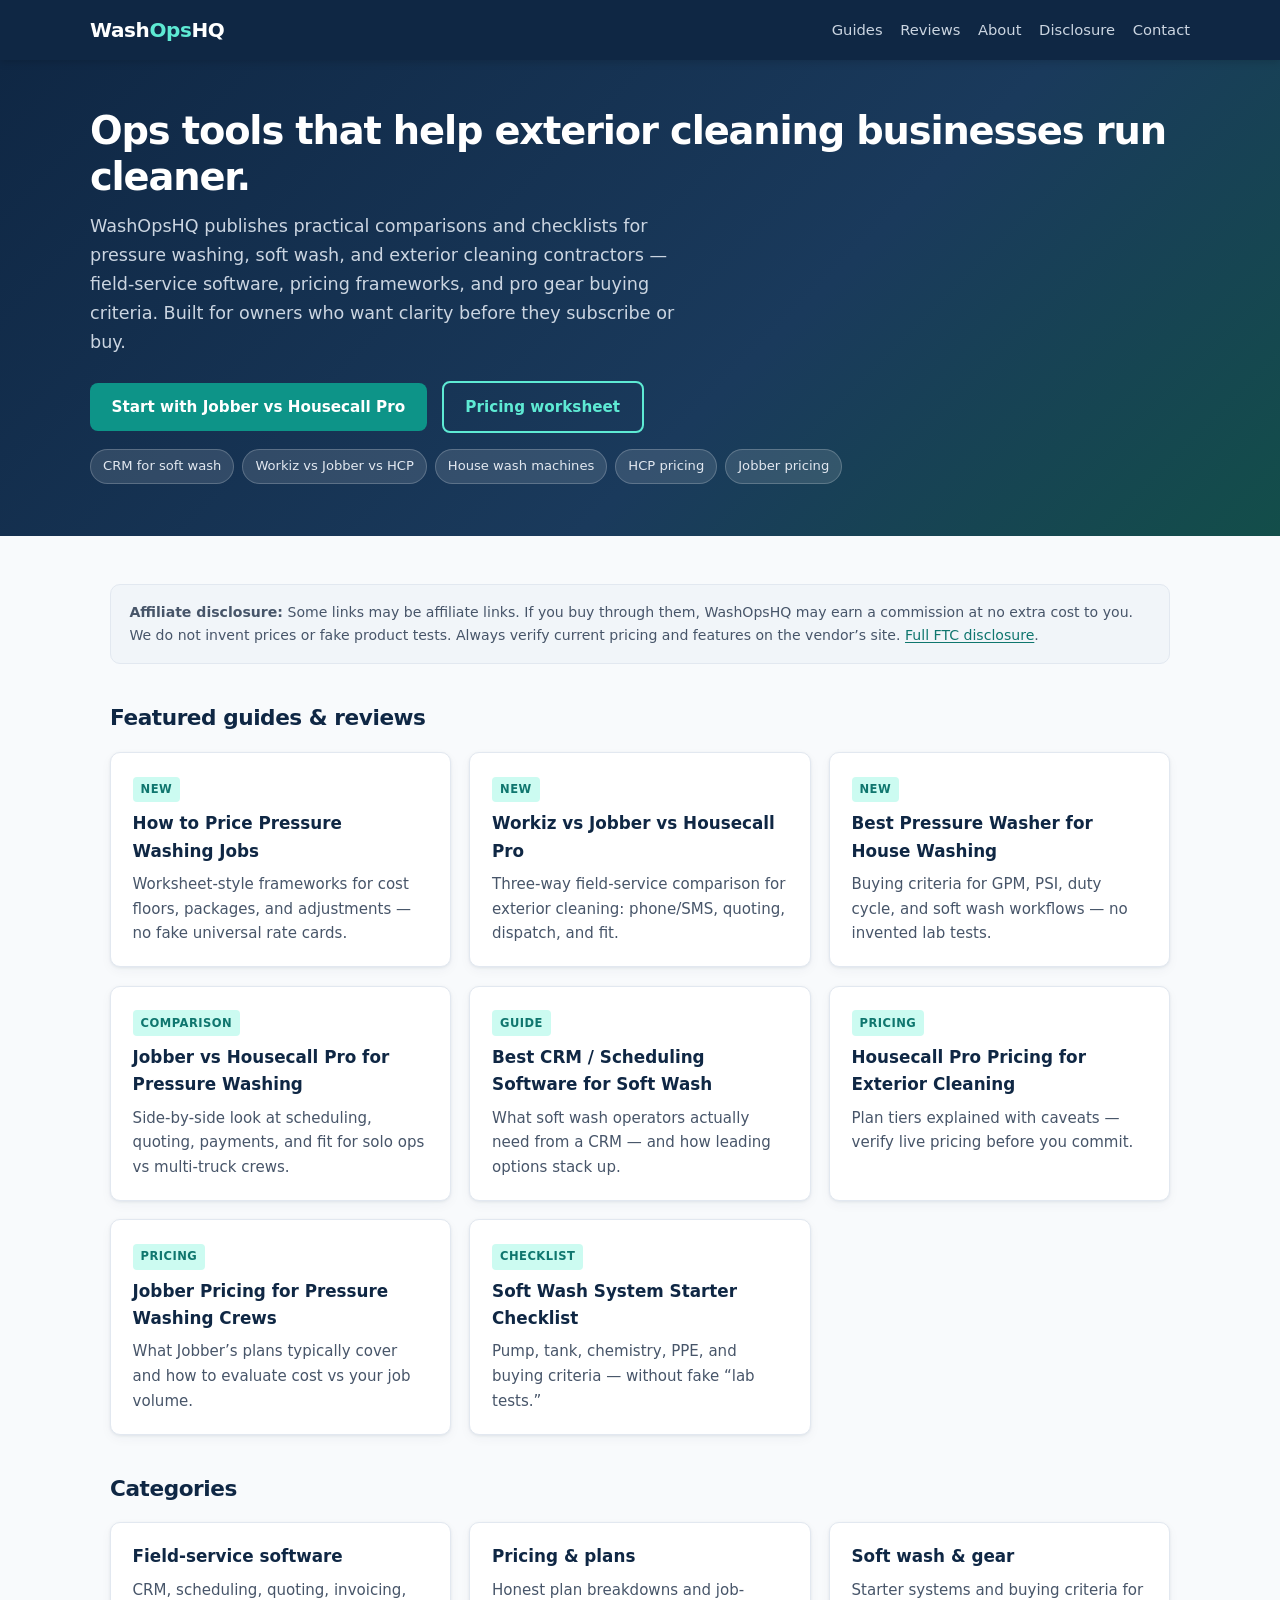
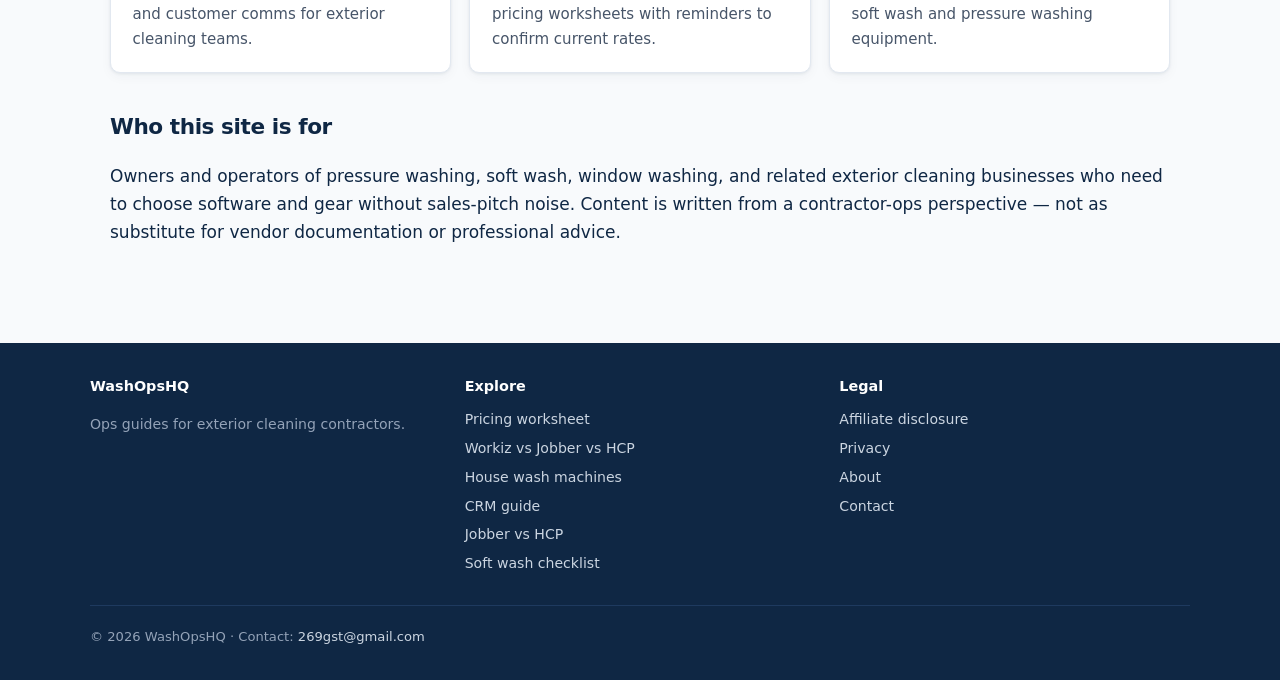
<file: index.html>
<!DOCTYPE html>
<html lang="en">
<head>
  <meta charset="UTF-8">
  <meta name="viewport" content="width=device-width, initial-scale=1">
  <title>WashOpsHQ — Ops Guides for Exterior Cleaning Contractors</title>
  <meta name="description" content="Practical software and gear guides for pressure washing, soft wash, and exterior cleaning contractors. Compare CRM tools, pricing frameworks, and starter systems — no fluff.">
  <link rel="canonical" href="https://269gst-dot.github.io/washopshq/">
  <link rel="stylesheet" href="css/styles.css">
  <script type="application/ld+json">
  {
    "@context": "https://schema.org",
    "@graph": [
      {
        "@type": "WebSite",
        "@id": "https://269gst-dot.github.io/washopshq/#website",
        "url": "https://269gst-dot.github.io/washopshq/",
        "name": "WashOpsHQ",
        "description": "Practical software and gear guides for pressure washing, soft wash, and exterior cleaning contractors.",
        "publisher": {"@id": "https://269gst-dot.github.io/washopshq/#organization"}
      },
      {
        "@type": "Organization",
        "@id": "https://269gst-dot.github.io/washopshq/#organization",
        "name": "WashOpsHQ",
        "url": "https://269gst-dot.github.io/washopshq/",
        "email": "269gst@gmail.com",
        "description": "Independent ops guides for exterior cleaning contractors — software comparisons, pricing frameworks, and gear checklists."
      }
    ]
  }
  </script>
</head>
<body>
  <header class="site-header">
    <div class="header-inner">
      <a class="logo" href="index.html">Wash<span>Ops</span>HQ</a>
      <nav class="nav" aria-label="Main">
        <a href="guides/best-crm-soft-wash.html">Guides</a>
        <a href="reviews/jobber-vs-housecall-pro-pressure-washing.html">Reviews</a>
        <a href="about.html">About</a>
        <a href="disclosure.html">Disclosure</a>
        <a href="contact.html">Contact</a>
      </nav>
    </div>
  </header>

  <section class="hero">
    <div class="hero-inner">
      <h1>Ops tools that help exterior cleaning businesses run cleaner.</h1>
      <p>WashOpsHQ publishes practical comparisons and checklists for pressure washing, soft wash, and exterior cleaning contractors — field-service software, pricing frameworks, and pro gear buying criteria. Built for owners who want clarity before they subscribe or buy.</p>
      <a class="btn" href="reviews/jobber-vs-housecall-pro-pressure-washing.html">Start with Jobber vs Housecall Pro</a>
      <a class="btn btn-outline" href="guides/how-to-price-pressure-washing-jobs.html">Pricing worksheet</a>
      <div class="chips">
        <a class="chip" href="guides/best-crm-soft-wash.html">CRM for soft wash</a>
        <a class="chip" href="reviews/workiz-vs-jobber-vs-housecall-pro.html">Workiz vs Jobber vs HCP</a>
        <a class="chip" href="guides/best-pressure-washer-for-house-washing.html">House wash machines</a>
        <a class="chip" href="reviews/housecall-pro-pricing-exterior-cleaning.html">HCP pricing</a>
        <a class="chip" href="reviews/jobber-pricing-pressure-washing.html">Jobber pricing</a>
      </div>
    </div>
  </section>

  <main class="wrap wide">
    <div class="disclosure-box">
      <strong>Affiliate disclosure:</strong> Some links may be affiliate links. If you buy through them, WashOpsHQ may earn a commission at no extra cost to you.
      We do not invent prices or fake product tests. Always verify current pricing and features on the vendor’s site.
      <a href="disclosure.html">Full FTC disclosure</a>.
    </div>

    <h2 class="section-title">Featured guides &amp; reviews</h2>
    <div class="grid">
      <article class="card">
        <span class="badge">New</span>
        <h3><a href="guides/how-to-price-pressure-washing-jobs.html">How to Price Pressure Washing Jobs</a></h3>
        <p>Worksheet-style frameworks for cost floors, packages, and adjustments — no fake universal rate cards.</p>
      </article>
      <article class="card">
        <span class="badge">New</span>
        <h3><a href="reviews/workiz-vs-jobber-vs-housecall-pro.html">Workiz vs Jobber vs Housecall Pro</a></h3>
        <p>Three-way field-service comparison for exterior cleaning: phone/SMS, quoting, dispatch, and fit.</p>
      </article>
      <article class="card">
        <span class="badge">New</span>
        <h3><a href="guides/best-pressure-washer-for-house-washing.html">Best Pressure Washer for House Washing</a></h3>
        <p>Buying criteria for GPM, PSI, duty cycle, and soft wash workflows — no invented lab tests.</p>
      </article>
      <article class="card">
        <span class="badge">Comparison</span>
        <h3><a href="reviews/jobber-vs-housecall-pro-pressure-washing.html">Jobber vs Housecall Pro for Pressure Washing</a></h3>
        <p>Side-by-side look at scheduling, quoting, payments, and fit for solo ops vs multi-truck crews.</p>
      </article>
      <article class="card">
        <span class="badge">Guide</span>
        <h3><a href="guides/best-crm-soft-wash.html">Best CRM / Scheduling Software for Soft Wash</a></h3>
        <p>What soft wash operators actually need from a CRM — and how leading options stack up.</p>
      </article>
      <article class="card">
        <span class="badge">Pricing</span>
        <h3><a href="reviews/housecall-pro-pricing-exterior-cleaning.html">Housecall Pro Pricing for Exterior Cleaning</a></h3>
        <p>Plan tiers explained with caveats — verify live pricing before you commit.</p>
      </article>
      <article class="card">
        <span class="badge">Pricing</span>
        <h3><a href="reviews/jobber-pricing-pressure-washing.html">Jobber Pricing for Pressure Washing Crews</a></h3>
        <p>What Jobber’s plans typically cover and how to evaluate cost vs your job volume.</p>
      </article>
      <article class="card">
        <span class="badge">Checklist</span>
        <h3><a href="guides/soft-wash-system-starter-checklist.html">Soft Wash System Starter Checklist</a></h3>
        <p>Pump, tank, chemistry, PPE, and buying criteria — without fake “lab tests.”</p>
      </article>
    </div>

    <h2 class="section-title">Categories</h2>
    <div class="grid">
      <div class="card">
        <h3>Field-service software</h3>
        <p>CRM, scheduling, quoting, invoicing, and customer comms for exterior cleaning teams.</p>
      </div>
      <div class="card">
        <h3>Pricing &amp; plans</h3>
        <p>Honest plan breakdowns and job-pricing worksheets with reminders to confirm current rates.</p>
      </div>
      <div class="card">
        <h3>Soft wash &amp; gear</h3>
        <p>Starter systems and buying criteria for soft wash and pressure washing equipment.</p>
      </div>
    </div>

    <h2 class="section-title">Who this site is for</h2>
    <p>Owners and operators of pressure washing, soft wash, window washing, and related exterior cleaning businesses who need to choose software and gear without sales-pitch noise. Content is written from a contractor-ops perspective — not as substitute for vendor documentation or professional advice.</p>
  </main>

  <footer class="site-footer">
    <div class="footer-inner">
      <div>
        <h4>WashOpsHQ</h4>
        <p>Ops guides for exterior cleaning contractors.</p>
      </div>
      <div>
        <h4>Explore</h4>
        <ul>
          <li><a href="guides/how-to-price-pressure-washing-jobs.html">Pricing worksheet</a></li>
          <li><a href="reviews/workiz-vs-jobber-vs-housecall-pro.html">Workiz vs Jobber vs HCP</a></li>
          <li><a href="guides/best-pressure-washer-for-house-washing.html">House wash machines</a></li>
          <li><a href="guides/best-crm-soft-wash.html">CRM guide</a></li>
          <li><a href="reviews/jobber-vs-housecall-pro-pressure-washing.html">Jobber vs HCP</a></li>
          <li><a href="guides/soft-wash-system-starter-checklist.html">Soft wash checklist</a></li>
        </ul>
      </div>
      <div>
        <h4>Legal</h4>
        <ul>
          <li><a href="disclosure.html">Affiliate disclosure</a></li>
          <li><a href="privacy.html">Privacy</a></li>
          <li><a href="about.html">About</a></li>
          <li><a href="contact.html">Contact</a></li>
        </ul>
      </div>
    </div>
    <div class="footer-bottom">
      &copy; 2026 WashOpsHQ · Contact: <a href="mailto:269gst@gmail.com">269gst@gmail.com</a>
    </div>
  </footer>
</body>
</html>
</file>
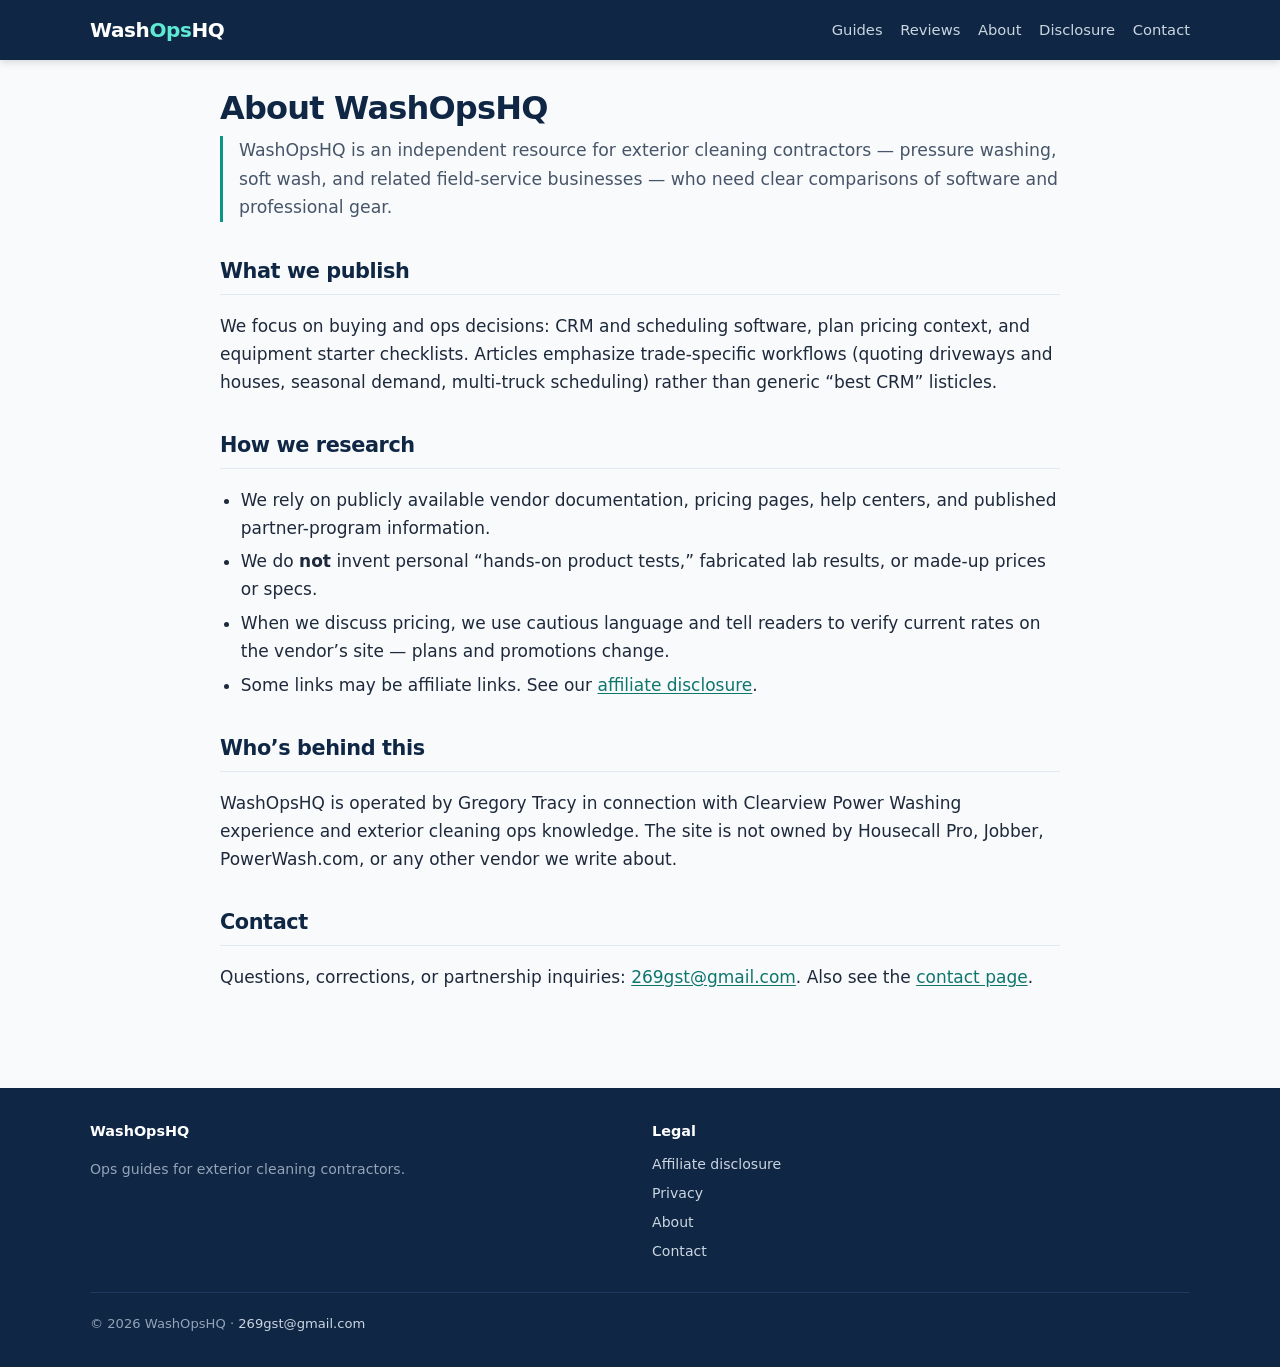
<file: about.html>
<!DOCTYPE html>
<html lang="en">
<head>
  <meta charset="UTF-8">
  <meta name="viewport" content="width=device-width, initial-scale=1">
  <title>About WashOpsHQ — Exterior Cleaning Ops Guides</title>
  <meta name="description" content="WashOpsHQ publishes practical software and gear guides for pressure washing and soft wash contractors. Learn who we are and how we research.">
  <link rel="canonical" href="https://269gst-dot.github.io/washopshq/about.html">
  <link rel="stylesheet" href="css/styles.css">
</head>
<body>
  <header class="site-header">
    <div class="header-inner">
      <a class="logo" href="index.html">Wash<span>Ops</span>HQ</a>
      <nav class="nav" aria-label="Main">
        <a href="guides/best-crm-soft-wash.html">Guides</a>
        <a href="reviews/jobber-vs-housecall-pro-pressure-washing.html">Reviews</a>
        <a href="about.html">About</a>
        <a href="disclosure.html">Disclosure</a>
        <a href="contact.html">Contact</a>
      </nav>
    </div>
  </header>
  <main class="wrap">
    <article>
      <h1>About WashOpsHQ</h1>
      <p class="lede">WashOpsHQ is an independent resource for exterior cleaning contractors — pressure washing, soft wash, and related field-service businesses — who need clear comparisons of software and professional gear.</p>

      <h2>What we publish</h2>
      <p>We focus on buying and ops decisions: CRM and scheduling software, plan pricing context, and equipment starter checklists. Articles emphasize trade-specific workflows (quoting driveways and houses, seasonal demand, multi-truck scheduling) rather than generic “best CRM” listicles.</p>

      <h2>How we research</h2>
      <ul>
        <li>We rely on publicly available vendor documentation, pricing pages, help centers, and published partner-program information.</li>
        <li>We do <strong>not</strong> invent personal “hands-on product tests,” fabricated lab results, or made-up prices or specs.</li>
        <li>When we discuss pricing, we use cautious language and tell readers to verify current rates on the vendor’s site — plans and promotions change.</li>
        <li>Some links may be affiliate links. See our <a href="disclosure.html">affiliate disclosure</a>.</li>
      </ul>

      <h2>Who’s behind this</h2>
      <p>WashOpsHQ is operated by Gregory Tracy in connection with Clearview Power Washing experience and exterior cleaning ops knowledge. The site is not owned by Housecall Pro, Jobber, PowerWash.com, or any other vendor we write about.</p>

      <h2>Contact</h2>
      <p>Questions, corrections, or partnership inquiries: <a href="mailto:269gst@gmail.com">269gst@gmail.com</a>. Also see the <a href="contact.html">contact page</a>.</p>
    </article>
  </main>
  <footer class="site-footer">
    <div class="footer-inner">
      <div><h4>WashOpsHQ</h4><p>Ops guides for exterior cleaning contractors.</p></div>
      <div><h4>Legal</h4>
        <ul>
          <li><a href="disclosure.html">Affiliate disclosure</a></li>
          <li><a href="privacy.html">Privacy</a></li>
          <li><a href="about.html">About</a></li>
          <li><a href="contact.html">Contact</a></li>
        </ul>
      </div>
    </div>
    <div class="footer-bottom">&copy; 2026 WashOpsHQ · <a href="mailto:269gst@gmail.com">269gst@gmail.com</a></div>
  </footer>
</body>
</html>
</file>
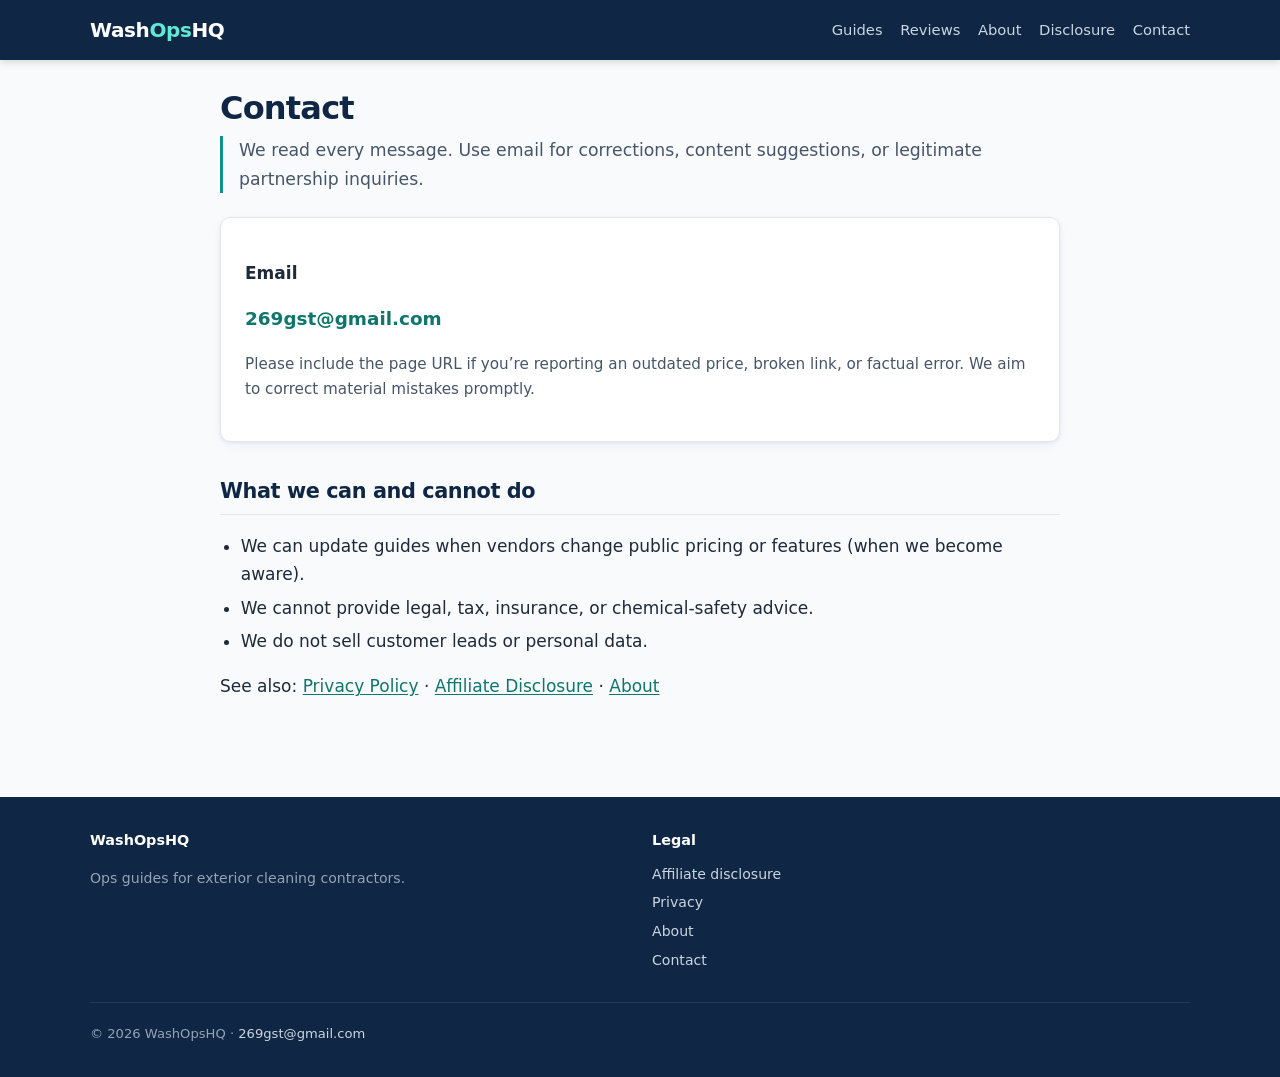
<file: contact.html>
<!DOCTYPE html>
<html lang="en">
<head>
  <meta charset="UTF-8">
  <meta name="viewport" content="width=device-width, initial-scale=1">
  <title>Contact WashOpsHQ</title>
  <meta name="description" content="Contact WashOpsHQ at 269gst@gmail.com for corrections, questions, or partnership inquiries.">
  <link rel="canonical" href="https://269gst-dot.github.io/washopshq/contact.html">
  <link rel="stylesheet" href="css/styles.css">
</head>
<body>
  <header class="site-header">
    <div class="header-inner">
      <a class="logo" href="index.html">Wash<span>Ops</span>HQ</a>
      <nav class="nav" aria-label="Main">
        <a href="guides/best-crm-soft-wash.html">Guides</a>
        <a href="reviews/jobber-vs-housecall-pro-pressure-washing.html">Reviews</a>
        <a href="about.html">About</a>
        <a href="disclosure.html">Disclosure</a>
        <a href="contact.html">Contact</a>
      </nav>
    </div>
  </header>
  <main class="wrap">
    <article>
      <h1>Contact</h1>
      <p class="lede">We read every message. Use email for corrections, content suggestions, or legitimate partnership inquiries.</p>
      <div class="contact-card">
        <p><strong>Email</strong></p>
        <p><a class="email" href="mailto:269gst@gmail.com">269gst@gmail.com</a></p>
        <p style="color:var(--slate);font-size:0.95rem;margin-top:1rem;">Please include the page URL if you’re reporting an outdated price, broken link, or factual error. We aim to correct material mistakes promptly.</p>
      </div>
      <h2>What we can and cannot do</h2>
      <ul>
        <li>We can update guides when vendors change public pricing or features (when we become aware).</li>
        <li>We cannot provide legal, tax, insurance, or chemical-safety advice.</li>
        <li>We do not sell customer leads or personal data.</li>
      </ul>
      <p>See also: <a href="privacy.html">Privacy Policy</a> · <a href="disclosure.html">Affiliate Disclosure</a> · <a href="about.html">About</a></p>
    </article>
  </main>
  <footer class="site-footer">
    <div class="footer-inner">
      <div><h4>WashOpsHQ</h4><p>Ops guides for exterior cleaning contractors.</p></div>
      <div><h4>Legal</h4>
        <ul>
          <li><a href="disclosure.html">Affiliate disclosure</a></li>
          <li><a href="privacy.html">Privacy</a></li>
          <li><a href="about.html">About</a></li>
          <li><a href="contact.html">Contact</a></li>
        </ul>
      </div>
    </div>
    <div class="footer-bottom">&copy; 2026 WashOpsHQ · <a href="mailto:269gst@gmail.com">269gst@gmail.com</a></div>
  </footer>
</body>
</html>
</file>
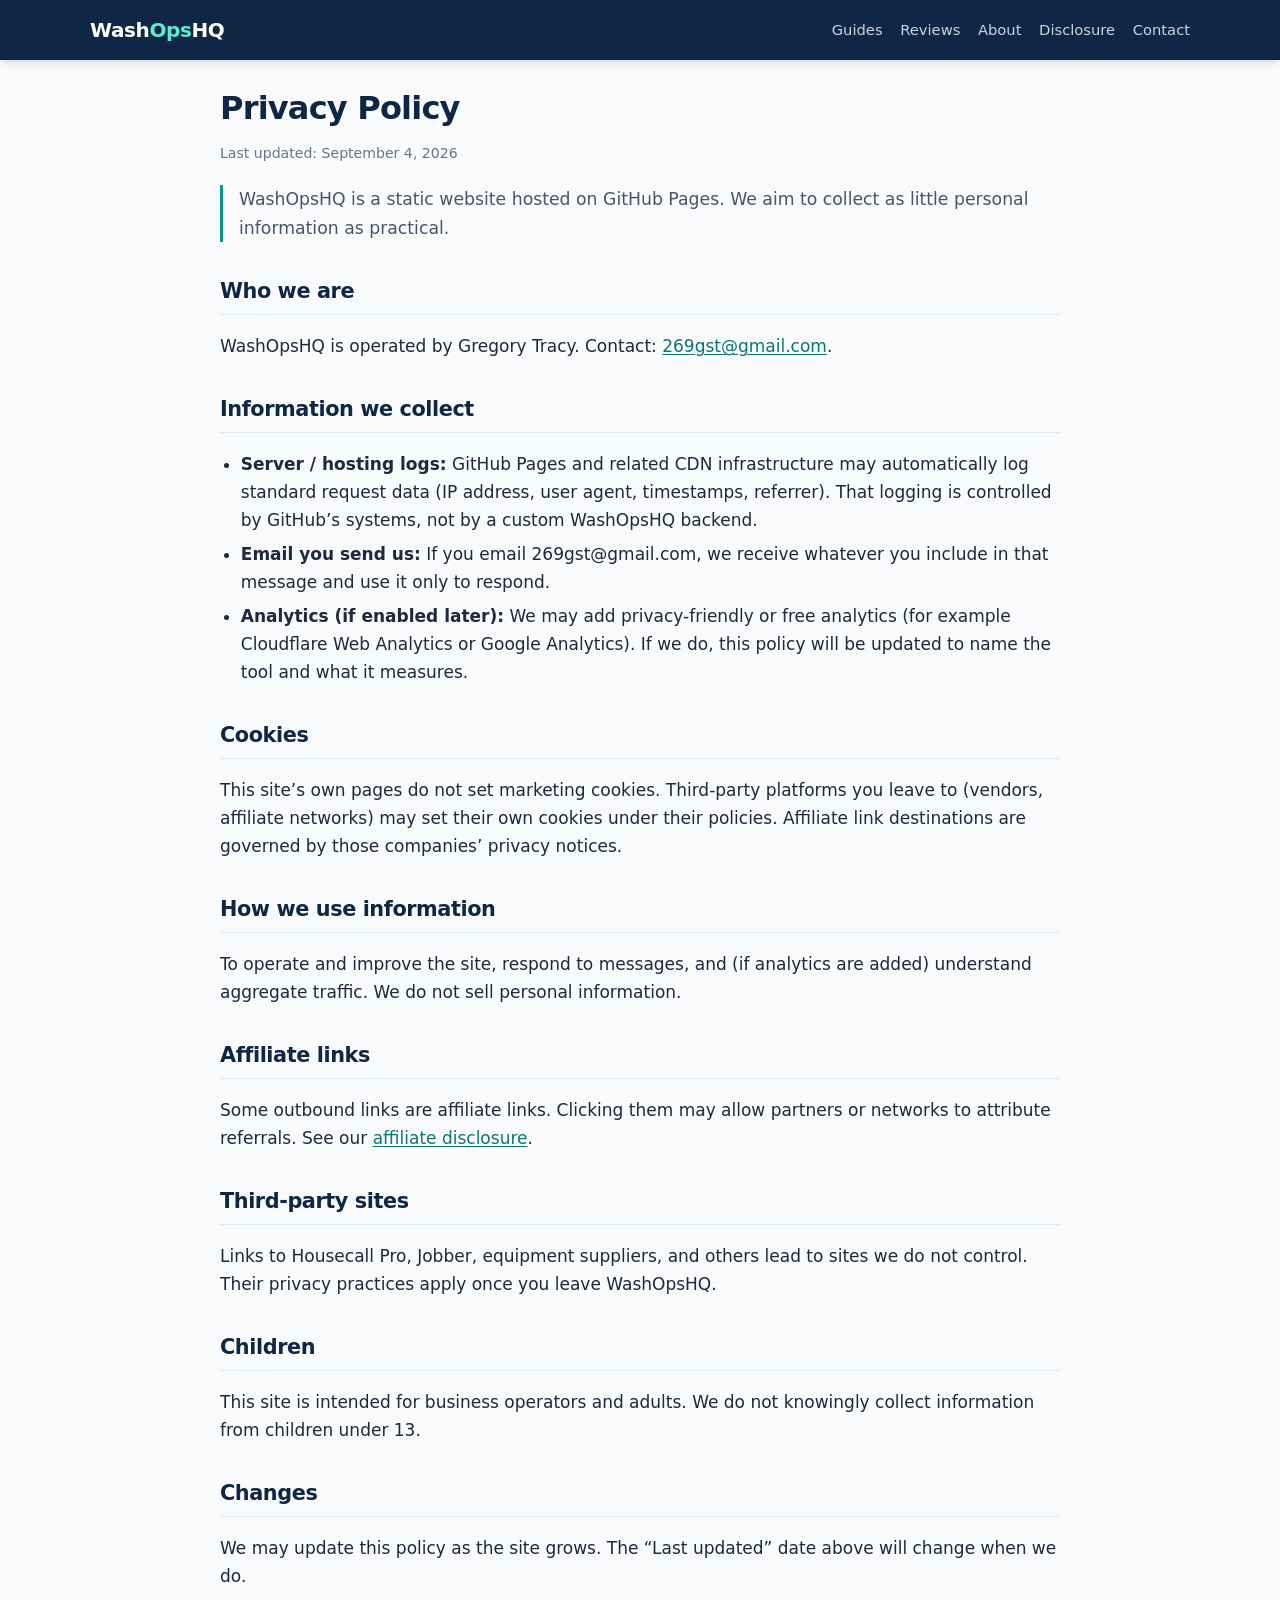
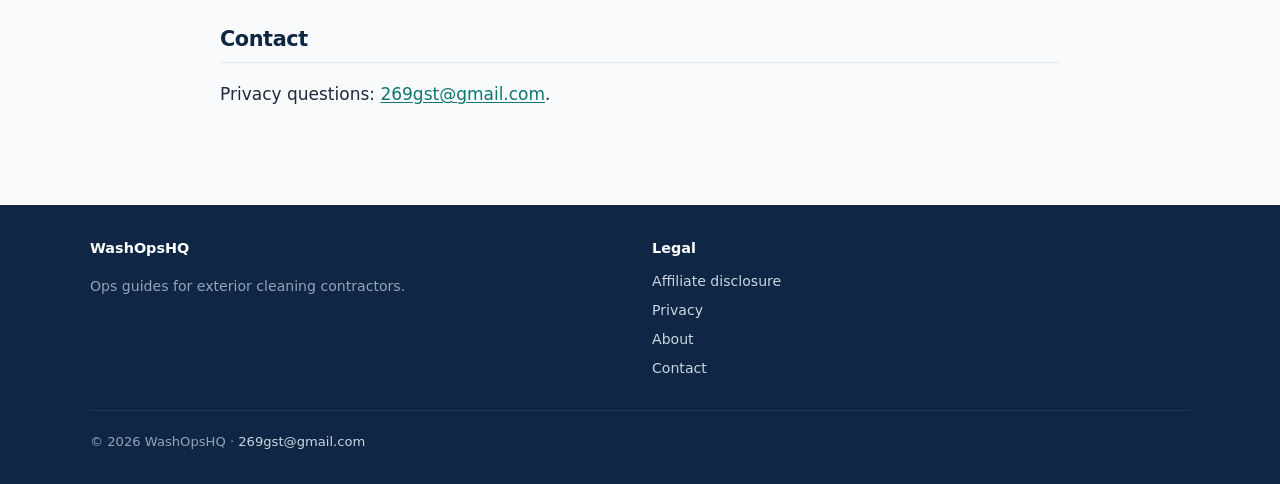
<file: privacy.html>
<!DOCTYPE html>
<html lang="en">
<head>
  <meta charset="UTF-8">
  <meta name="viewport" content="width=device-width, initial-scale=1">
  <title>Privacy Policy — WashOpsHQ</title>
  <meta name="description" content="WashOpsHQ privacy policy: what data we collect on this static GitHub Pages site and how we handle it.">
  <link rel="canonical" href="https://269gst-dot.github.io/washopshq/privacy.html">
  <link rel="stylesheet" href="css/styles.css">
</head>
<body>
  <header class="site-header">
    <div class="header-inner">
      <a class="logo" href="index.html">Wash<span>Ops</span>HQ</a>
      <nav class="nav" aria-label="Main">
        <a href="guides/best-crm-soft-wash.html">Guides</a>
        <a href="reviews/jobber-vs-housecall-pro-pressure-washing.html">Reviews</a>
        <a href="about.html">About</a>
        <a href="disclosure.html">Disclosure</a>
        <a href="contact.html">Contact</a>
      </nav>
    </div>
  </header>
  <main class="wrap">
    <article>
      <h1>Privacy Policy</h1>
      <p class="meta">Last updated: September 4, 2026</p>
      <p class="lede">WashOpsHQ is a static website hosted on GitHub Pages. We aim to collect as little personal information as practical.</p>

      <h2>Who we are</h2>
      <p>WashOpsHQ is operated by Gregory Tracy. Contact: <a href="mailto:269gst@gmail.com">269gst@gmail.com</a>.</p>

      <h2>Information we collect</h2>
      <ul>
        <li><strong>Server / hosting logs:</strong> GitHub Pages and related CDN infrastructure may automatically log standard request data (IP address, user agent, timestamps, referrer). That logging is controlled by GitHub’s systems, not by a custom WashOpsHQ backend.</li>
        <li><strong>Email you send us:</strong> If you email 269gst@gmail.com, we receive whatever you include in that message and use it only to respond.</li>
        <li><strong>Analytics (if enabled later):</strong> We may add privacy-friendly or free analytics (for example Cloudflare Web Analytics or Google Analytics). If we do, this policy will be updated to name the tool and what it measures.</li>
      </ul>

      <h2>Cookies</h2>
      <p>This site’s own pages do not set marketing cookies. Third-party platforms you leave to (vendors, affiliate networks) may set their own cookies under their policies. Affiliate link destinations are governed by those companies’ privacy notices.</p>

      <h2>How we use information</h2>
      <p>To operate and improve the site, respond to messages, and (if analytics are added) understand aggregate traffic. We do not sell personal information.</p>

      <h2>Affiliate links</h2>
      <p>Some outbound links are affiliate links. Clicking them may allow partners or networks to attribute referrals. See our <a href="disclosure.html">affiliate disclosure</a>.</p>

      <h2>Third-party sites</h2>
      <p>Links to Housecall Pro, Jobber, equipment suppliers, and others lead to sites we do not control. Their privacy practices apply once you leave WashOpsHQ.</p>

      <h2>Children</h2>
      <p>This site is intended for business operators and adults. We do not knowingly collect information from children under 13.</p>

      <h2>Changes</h2>
      <p>We may update this policy as the site grows. The “Last updated” date above will change when we do.</p>

      <h2>Contact</h2>
      <p>Privacy questions: <a href="mailto:269gst@gmail.com">269gst@gmail.com</a>.</p>
    </article>
  </main>
  <footer class="site-footer">
    <div class="footer-inner">
      <div><h4>WashOpsHQ</h4><p>Ops guides for exterior cleaning contractors.</p></div>
      <div><h4>Legal</h4>
        <ul>
          <li><a href="disclosure.html">Affiliate disclosure</a></li>
          <li><a href="privacy.html">Privacy</a></li>
          <li><a href="about.html">About</a></li>
          <li><a href="contact.html">Contact</a></li>
        </ul>
      </div>
    </div>
    <div class="footer-bottom">&copy; 2026 WashOpsHQ · <a href="mailto:269gst@gmail.com">269gst@gmail.com</a></div>
  </footer>
</body>
</html>
</file>
<file: css/styles.css>
/* WashOpsHQ — clean professional styles */
:root {
  --navy: #0f2744;
  --navy-mid: #1a3a5c;
  --teal: #0d9488;
  --teal-dark: #0f766e;
  --teal-light: #ccfbf1;
  --slate: #475569;
  --slate-light: #64748b;
  --bg: #f8fafc;
  --card: #ffffff;
  --border: #e2e8f0;
  --warn-bg: #fffbeb;
  --warn-border: #f59e0b;
  --radius: 10px;
  --shadow: 0 1px 3px rgba(15,39,68,.08), 0 4px 12px rgba(15,39,68,.04);
  --max: 880px;
  --font: system-ui, -apple-system, "Segoe UI", Roboto, "Helvetica Neue", Arial, sans-serif;
}
*, *::before, *::after { box-sizing: border-box; }
html { scroll-behavior: smooth; }
body {
  margin: 0;
  font-family: var(--font);
  font-size: 17px;
  line-height: 1.65;
  color: var(--navy);
  background: var(--bg);
}
a { color: var(--teal-dark); text-decoration: underline; text-underline-offset: 2px; }
a:hover { color: var(--teal); }
img { max-width: 100%; height: auto; }

/* Header */
.site-header {
  background: var(--navy);
  color: #fff;
  padding: 0.85rem 1.25rem;
  position: sticky;
  top: 0;
  z-index: 100;
  box-shadow: 0 2px 8px rgba(0,0,0,.15);
}
.header-inner {
  max-width: 1100px;
  margin: 0 auto;
  display: flex;
  align-items: center;
  justify-content: space-between;
  gap: 1rem;
  flex-wrap: wrap;
}
.logo {
  font-weight: 700;
  font-size: 1.25rem;
  color: #fff;
  text-decoration: none;
  letter-spacing: -0.02em;
}
.logo span { color: #5eead4; }
.nav { display: flex; gap: 1.1rem; flex-wrap: wrap; align-items: center; }
.nav a {
  color: #cbd5e1;
  text-decoration: none;
  font-size: 0.92rem;
  font-weight: 500;
}
.nav a:hover { color: #fff; }

/* Layout */
.wrap { max-width: var(--max); margin: 0 auto; padding: 1.75rem 1.25rem 3rem; }
.wide { max-width: 1100px; }

/* Hero */
.hero {
  background: linear-gradient(135deg, var(--navy) 0%, var(--navy-mid) 60%, #134e4a 100%);
  color: #fff;
  padding: 3rem 1.25rem 3.25rem;
  margin-bottom: 0;
}
.hero-inner { max-width: 1100px; margin: 0 auto; }
.hero h1 {
  margin: 0 0 0.75rem;
  font-size: clamp(1.75rem, 4vw, 2.4rem);
  line-height: 1.2;
  letter-spacing: -0.03em;
}
.hero p {
  margin: 0 0 1.5rem;
  font-size: 1.1rem;
  color: #cbd5e1;
  max-width: 620px;
}
.btn {
  display: inline-block;
  background: var(--teal);
  color: #fff !important;
  text-decoration: none !important;
  padding: 0.7rem 1.35rem;
  border-radius: 8px;
  font-weight: 600;
  font-size: 0.95rem;
  border: none;
  cursor: pointer;
  transition: background .15s;
}
.btn:hover { background: var(--teal-dark); }
.btn-outline {
  background: transparent;
  border: 2px solid #5eead4;
  color: #5eead4 !important;
  margin-left: 0.6rem;
}
.btn-outline:hover { background: rgba(94,234,212,.12); }

/* Cards / grid */
.section-title {
  font-size: 1.35rem;
  margin: 2.25rem 0 1rem;
  letter-spacing: -0.02em;
}
.grid {
  display: grid;
  grid-template-columns: repeat(auto-fill, minmax(280px, 1fr));
  gap: 1.15rem;
}
.card {
  background: var(--card);
  border: 1px solid var(--border);
  border-radius: var(--radius);
  padding: 1.25rem 1.35rem;
  box-shadow: var(--shadow);
  transition: border-color .15s, box-shadow .15s;
}
.card:hover {
  border-color: #99f6e4;
  box-shadow: 0 4px 16px rgba(13,148,136,.1);
}
.card h3 { margin: 0 0 0.4rem; font-size: 1.05rem; }
.card h3 a { text-decoration: none; color: var(--navy); }
.card h3 a:hover { color: var(--teal-dark); }
.card p { margin: 0; color: var(--slate); font-size: 0.94rem; }
.badge {
  display: inline-block;
  font-size: 0.72rem;
  font-weight: 700;
  text-transform: uppercase;
  letter-spacing: .04em;
  background: var(--teal-light);
  color: var(--teal-dark);
  padding: 0.2rem 0.5rem;
  border-radius: 4px;
  margin-bottom: 0.5rem;
}

/* Article */
article h1 {
  font-size: clamp(1.55rem, 3.5vw, 2rem);
  line-height: 1.25;
  letter-spacing: -0.025em;
  margin: 0 0 0.5rem;
}
.meta {
  color: var(--slate-light);
  font-size: 0.88rem;
  margin-bottom: 1.25rem;
}
.lede {
  font-size: 1.08rem;
  color: var(--slate);
  border-left: 3px solid var(--teal);
  padding-left: 1rem;
  margin: 0 0 1.5rem;
}
article h2 {
  font-size: 1.3rem;
  margin: 2rem 0 0.75rem;
  letter-spacing: -0.02em;
  border-bottom: 1px solid var(--border);
  padding-bottom: 0.35rem;
}
article h3 { font-size: 1.08rem; margin: 1.4rem 0 0.5rem; }
article p, article li { color: #1e293b; }
article ul, article ol { padding-left: 1.3rem; }
article li { margin-bottom: 0.35rem; }

/* Tables */
.table-wrap { overflow-x: auto; margin: 1.25rem 0; border-radius: var(--radius); border: 1px solid var(--border); }
table {
  width: 100%;
  border-collapse: collapse;
  font-size: 0.92rem;
  background: var(--card);
}
th, td {
  padding: 0.7rem 0.85rem;
  text-align: left;
  border-bottom: 1px solid var(--border);
  vertical-align: top;
}
th {
  background: var(--navy);
  color: #fff;
  font-weight: 600;
  white-space: nowrap;
}
tr:last-child td { border-bottom: none; }
tr:nth-child(even) td { background: #f1f5f9; }

/* Callouts */
.note, .caveat, .disclosure-box {
  border-radius: var(--radius);
  padding: 1rem 1.15rem;
  margin: 1.25rem 0;
  font-size: 0.95rem;
}
.note {
  background: #ecfeff;
  border: 1px solid #99f6e4;
}
.caveat {
  background: var(--warn-bg);
  border: 1px solid #fcd34d;
}
.disclosure-box {
  background: #f1f5f9;
  border: 1px solid var(--border);
  font-size: 0.88rem;
  color: var(--slate);
}
.affiliate-placeholder {
  display: inline-block;
  background: #fef3c7;
  border: 1px dashed #d97706;
  color: #92400e;
  font-family: ui-monospace, monospace;
  font-size: 0.85em;
  padding: 0.15rem 0.4rem;
  border-radius: 4px;
  word-break: break-all;
}

/* Pros/cons */
.two-col {
  display: grid;
  grid-template-columns: 1fr 1fr;
  gap: 1rem;
  margin: 1rem 0;
}
@media (max-width: 640px) {
  .two-col { grid-template-columns: 1fr; }
  .btn-outline { margin-left: 0; margin-top: 0.5rem; display: inline-block; }
}
.pros, .cons {
  background: var(--card);
  border: 1px solid var(--border);
  border-radius: var(--radius);
  padding: 1rem 1.15rem;
}
.pros h3 { color: #047857; margin-top: 0; }
.cons h3 { color: #b91c1c; margin-top: 0; }

/* FAQ */
.faq details {
  background: var(--card);
  border: 1px solid var(--border);
  border-radius: 8px;
  padding: 0.85rem 1rem;
  margin-bottom: 0.6rem;
}
.faq summary {
  font-weight: 600;
  cursor: pointer;
  color: var(--navy);
}
.faq details[open] summary { margin-bottom: 0.5rem; }

/* Footer */
.site-footer {
  background: var(--navy);
  color: #94a3b8;
  padding: 2rem 1.25rem;
  font-size: 0.88rem;
  margin-top: 2rem;
}
.footer-inner {
  max-width: 1100px;
  margin: 0 auto;
  display: grid;
  grid-template-columns: repeat(auto-fit, minmax(180px, 1fr));
  gap: 1.5rem;
}
.site-footer a { color: #cbd5e1; text-decoration: none; }
.site-footer a:hover { color: #5eead4; }
.site-footer h4 { color: #fff; margin: 0 0 0.6rem; font-size: 0.9rem; }
.site-footer ul { list-style: none; padding: 0; margin: 0; }
.site-footer li { margin-bottom: 0.35rem; }
.footer-bottom {
  max-width: 1100px;
  margin: 1.5rem auto 0;
  padding-top: 1.25rem;
  border-top: 1px solid #1e3a5f;
  font-size: 0.82rem;
}

/* Forms / contact */
.contact-card {
  background: var(--card);
  border: 1px solid var(--border);
  border-radius: var(--radius);
  padding: 1.5rem;
  box-shadow: var(--shadow);
}
.contact-card a.email {
  font-size: 1.15rem;
  font-weight: 600;
  text-decoration: none;
}

/* Category chips */
.chips { display: flex; flex-wrap: wrap; gap: 0.5rem; margin: 1rem 0 0; }
.chip {
  background: rgba(255,255,255,.12);
  color: #e2e8f0;
  padding: 0.35rem 0.75rem;
  border-radius: 999px;
  font-size: 0.82rem;
  text-decoration: none !important;
  border: 1px solid rgba(255,255,255,.2);
}
.chip:hover { background: rgba(94,234,212,.2); color: #fff; }

.toc {
  background: var(--card);
  border: 1px solid var(--border);
  border-radius: var(--radius);
  padding: 1rem 1.25rem;
  margin: 1.25rem 0;
  font-size: 0.92rem;
}
.toc strong { display: block; margin-bottom: 0.4rem; }
.toc ol { margin: 0; padding-left: 1.2rem; }
.toc a { text-decoration: none; }
</file>
